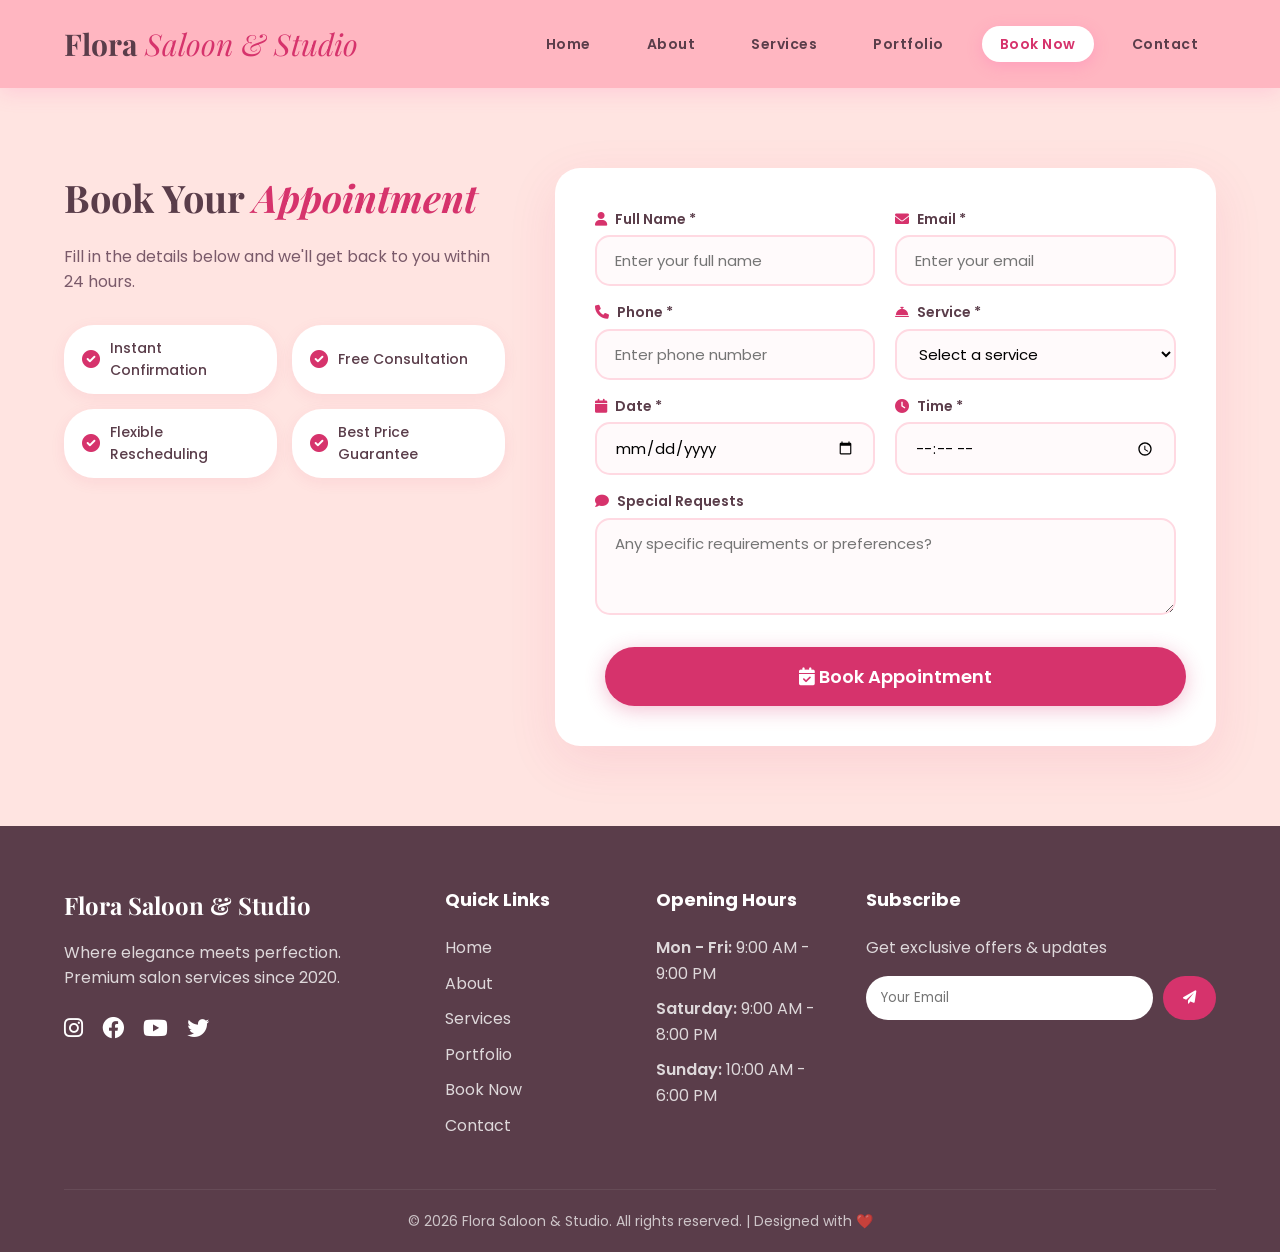
<file: booking.html>
<!DOCTYPE html>
<html lang="en">
<head>
    <meta charset="UTF-8" />
    <meta name="viewport" content="width=device-width, initial-scale=1.0"/>
    <title>Book Now – Flora Saloon & Studio</title>
    <link rel="stylesheet" href="style.css" />
    <link href="https://fonts.googleapis.com/css2?family=Playfair+Display:ital,wght@0,400;0,700;1,700&family=Poppins:wght@300;400;600&display=swap" rel="stylesheet" />
    <link rel="stylesheet" href="https://cdnjs.cloudflare.com/ajax/libs/font-awesome/6.0.0-beta3/css/all.min.css" />
</head>
<body>
    <header>
        <div class="container">
            <div class="logo"><h1>Flora <span>Saloon & Studio</span></h1></div>
            <nav>
                <ul>
                    <li><a href="index.html">Home</a></li>
                    <li><a href="about.html">About</a></li>
                    <li><a href="services.html">Services</a></li>
                    <li><a href="portfolio.html">Portfolio</a></li>
                    <li><a href="booking.html" class="active">Book Now</a></li>
                    <li><a href="contact.html">Contact</a></li>
                </ul>
            </nav>
            <div class="hamburger"><i class="fas fa-bars"></i></div>
        </div>
    </header>

    <section class="booking-page">
        <div class="container">
            <div class="booking-wrapper">
                <div class="booking-info">
                    <h2>Book Your <span>Appointment</span></h2>
                    <p>Fill in the details below and we'll get back to you within 24 hours.</p>
                    <div class="booking-benefits">
                        <div class="benefit-item">
                            <i class="fas fa-check-circle"></i>
                            <span>Instant Confirmation</span>
                        </div>
                        <div class="benefit-item">
                            <i class="fas fa-check-circle"></i>
                            <span>Free Consultation</span>
                        </div>
                        <div class="benefit-item">
                            <i class="fas fa-check-circle"></i>
                            <span>Flexible Rescheduling</span>
                        </div>
                        <div class="benefit-item">
                            <i class="fas fa-check-circle"></i>
                            <span>Best Price Guarantee</span>
                        </div>
                    </div>
                </div>

                <div class="booking-form-container">
                    <form id="bookingForm">
                        <div class="form-row">
                            <div class="form-group">
                                <label><i class="fas fa-user"></i> Full Name *</label>
                                <input type="text" id="name" placeholder="Enter your full name" required />
                            </div>
                            <div class="form-group">
                                <label><i class="fas fa-envelope"></i> Email *</label>
                                <input type="email" id="email" placeholder="Enter your email" required />
                            </div>
                        </div>

                        <div class="form-row">
                            <div class="form-group">
                                <label><i class="fas fa-phone"></i> Phone *</label>
                                <input type="tel" id="phone" placeholder="Enter phone number" required />
                            </div>
                            <div class="form-group">
                                <label><i class="fas fa-concierge-bell"></i> Service *</label>
                                <select id="service" required>
                                    <option value="">Select a service</option>
                                    <option value="hair">Hair Styling</option>
                                    <option value="makeup">Makeup Studio</option>
                                    <option value="nail">Nail Art</option>
                                    <option value="facial">Skincare & Facial</option>
                                    <option value="bridal">Bridal Package</option>
                                    <option value="grooming">Grooming for Men</option>
                                </select>
                            </div>
                        </div>

                        <div class="form-row">
                            <div class="form-group">
                                <label><i class="fas fa-calendar"></i> Date *</label>
                                <input type="date" id="date" required />
                            </div>
                            <div class="form-group">
                                <label><i class="fas fa-clock"></i> Time *</label>
                                <input type="time" id="time" required />
                            </div>
                        </div>

                        <div class="form-group">
                            <label><i class="fas fa-comment"></i> Special Requests</label>
                            <textarea id="message" placeholder="Any specific requirements or preferences?" rows="3"></textarea>
                        </div>

                        <button type="submit" class="btn-primary btn-block">
                            <i class="fas fa-calendar-check"></i> Book Appointment
                        </button>
                    </form>

                    <div id="bookingMessage" style="display:none;"></div>
                </div>
            </div>
        </div>
    </section>

    <footer>
        <div class="container">
            <div class="footer-grid">
                <div class="footer-about">
                    <h3>Flora Saloon & Studio</h3>
                    <p>Where elegance meets perfection. Premium salon services since 2020.</p>
                    <div class="socials">
                        <a href="#"><i class="fab fa-instagram"></i></a>
                        <a href="#"><i class="fab fa-facebook"></i></a>
                        <a href="#"><i class="fab fa-youtube"></i></a>
                        <a href="#"><i class="fab fa-twitter"></i></a>
                    </div>
                </div>
                <div class="footer-links">
                    <h4>Quick Links</h4>
                    <ul>
                        <li><a href="index.html">Home</a></li>
                        <li><a href="about.html">About</a></li>
                        <li><a href="services.html">Services</a></li>
                        <li><a href="portfolio.html">Portfolio</a></li>
                        <li><a href="booking.html">Book Now</a></li>
                        <li><a href="contact.html">Contact</a></li>
                    </ul>
                </div>
                <div class="footer-hours">
                    <h4>Opening Hours</h4>
                    <p><span>Mon - Fri:</span> 9:00 AM - 9:00 PM</p>
                    <p><span>Saturday:</span> 9:00 AM - 8:00 PM</p>
                    <p><span>Sunday:</span> 10:00 AM - 6:00 PM</p>
                </div>
                <div class="footer-newsletter">
                    <h4>Subscribe</h4>
                    <p>Get exclusive offers & updates</p>
                    <form action="https://formspree.io/f/YOUR_FORM_ID" method="POST">
                        <input type="email" name="email" placeholder="Your Email" required />
                        <button type="submit"><i class="fas fa-paper-plane"></i></button>
                    </form>
                </div>
            </div>
            <div class="footer-bottom">
                <p>&copy; 2026 Flora Saloon & Studio. All rights reserved. | Designed with ❤️</p>
            </div>
        </div>
    </footer>

    <script src="script.js"></script>
    <script>
        document.getElementById('bookingForm').addEventListener('submit', function(e) {
            e.preventDefault();
            
            const name = document.getElementById('name').value.trim();
            const email = document.getElementById('email').value.trim();
            const phone = document.getElementById('phone').value.trim();
            const service = document.getElementById('service').value;
            const date = document.getElementById('date').value;
            const time = document.getElementById('time').value;
            
            if (name && email && phone && service && date && time) {
                // Hide form, show success
                document.getElementById('bookingForm').style.display = 'none';
                const msgDiv = document.getElementById('bookingMessage');
                msgDiv.style.display = 'block';
                msgDiv.innerHTML = `
                    <div class="success-message">
                        <i class="fas fa-check-circle"></i>
                        <h3>Booking Confirmed! 🎉</h3>
                        <p>Thank you, <strong>${name}</strong>!</p>
                        <p>Your <strong>${service.replace('_', ' ')}</strong> booking on <strong>${date}</strong> at <strong>${time}</strong> is confirmed.</p>
                        <p style="font-size: 14px; opacity: 0.8;">We'll send a confirmation to <strong>${email}</strong> and <strong>${phone}</strong>.</p>
                        <button onclick="location.reload()" class="btn-primary btn-small" style="margin-top: 15px;">Book Another</button>
                    </div>
                `;
            } else {
                alert('Please fill all required fields.');
            }
        });

        // Set min date to today
        document.getElementById('date').min = new Date().toISOString().split('T')[0];
    </script>
</body>
</html>
</file>
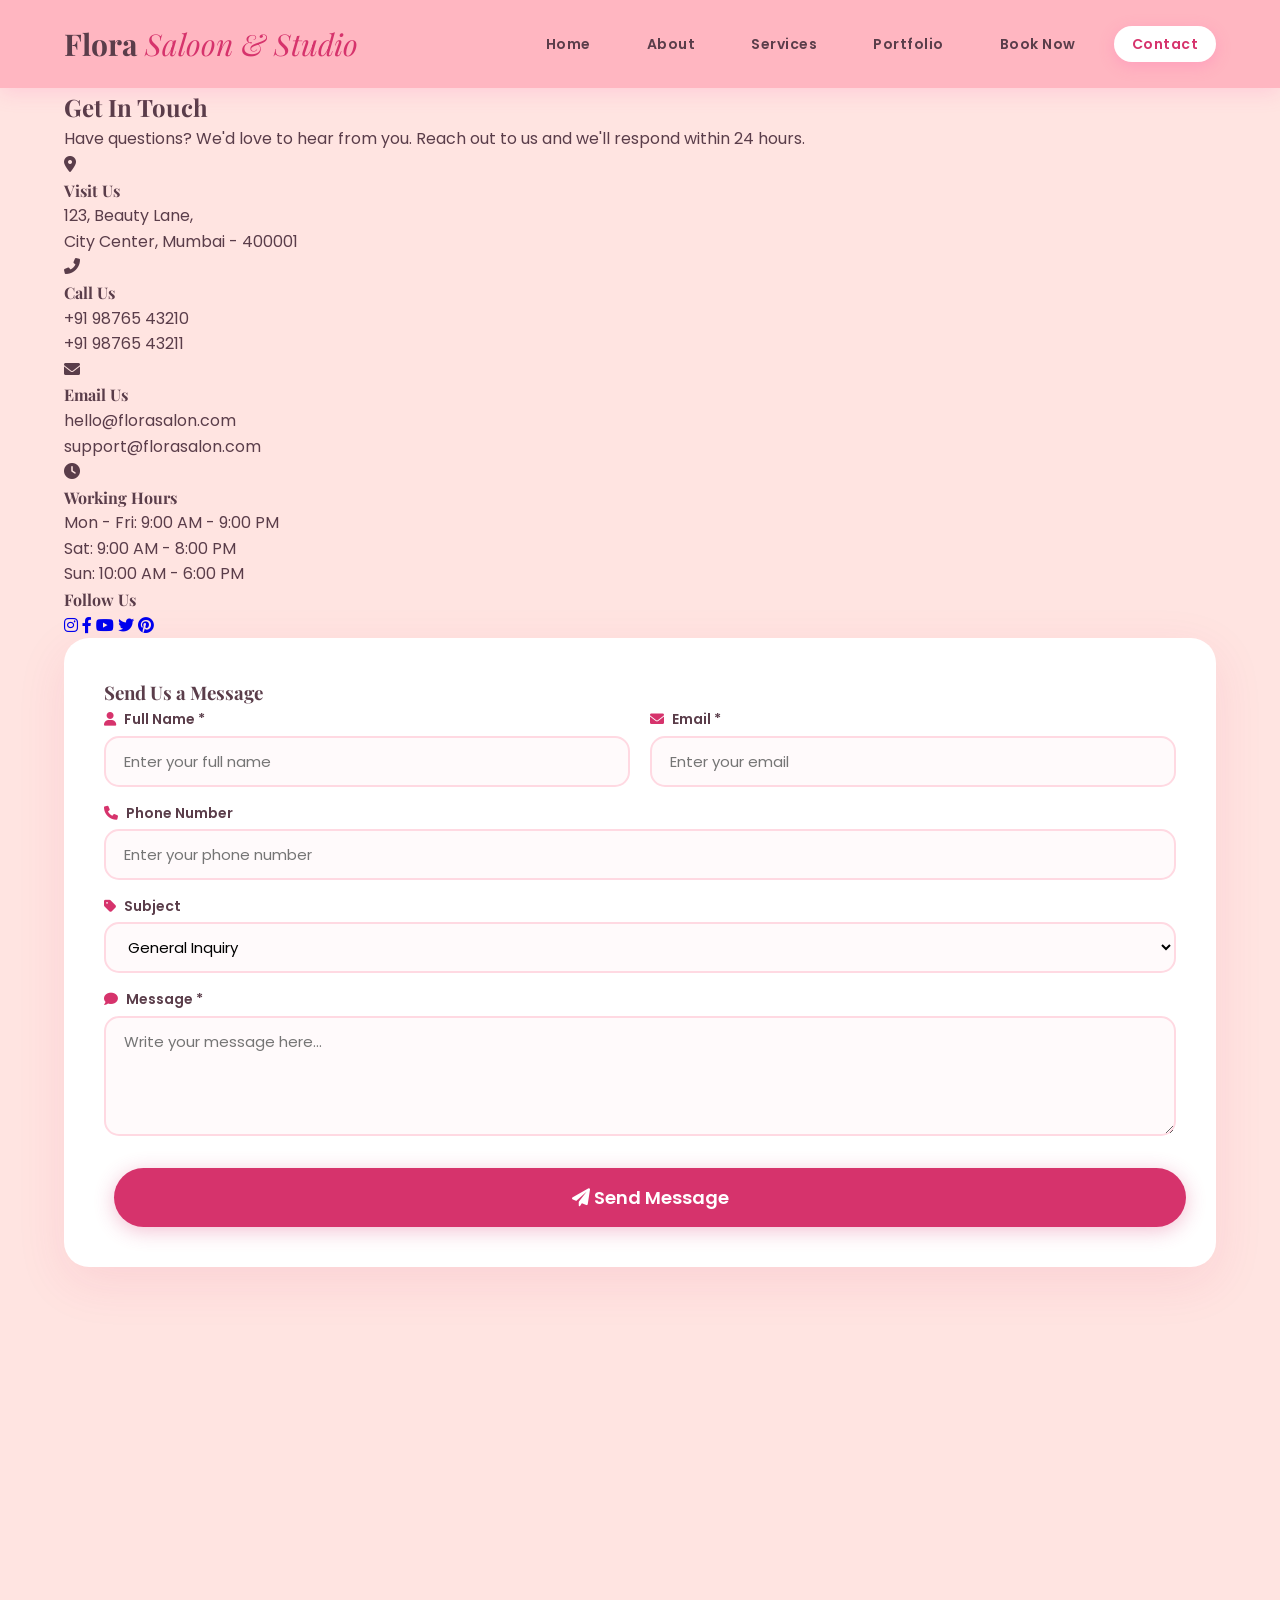
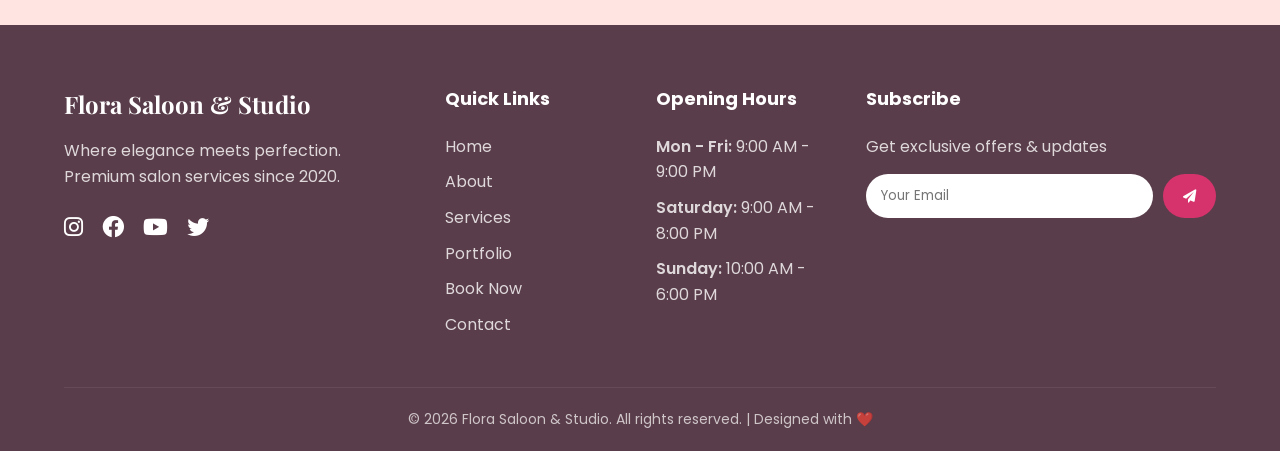
<file: contact.html>
<!DOCTYPE html>
<html lang="en">
<head>
    <meta charset="UTF-8" />
    <meta name="viewport" content="width=device-width, initial-scale=1.0"/>
    <title>Contact – Flora Saloon & Studio</title>
    <link rel="stylesheet" href="style.css" />
    <link href="https://fonts.googleapis.com/css2?family=Playfair+Display:ital,wght@0,400;0,700;1,700&family=Poppins:wght@300;400;600&display=swap" rel="stylesheet" />
    <link rel="stylesheet" href="https://cdnjs.cloudflare.com/ajax/libs/font-awesome/6.0.0-beta3/css/all.min.css" />
</head>
<body>
    <header>
        <div class="container">
            <div class="logo"><h1>Flora <span>Saloon & Studio</span></h1></div>
            <nav>
                <ul>
                    <li><a href="index.html">Home</a></li>
                    <li><a href="about.html">About</a></li>
                    <li><a href="services.html">Services</a></li>
                    <li><a href="portfolio.html">Portfolio</a></li>
                    <li><a href="booking.html">Book Now</a></li>
                    <li><a href="contact.html" class="active">Contact</a></li>
                </ul>
            </nav>
            <div class="hamburger"><i class="fas fa-bars"></i></div>
        </div>
    </header>

    <section class="contact-page">
        <div class="container">
            <div class="contact-wrapper">
                <!-- Left Side - Contact Info -->
                <div class="contact-info-section">
                    <h2>Get In <span>Touch</span></h2>
                    <p>Have questions? We'd love to hear from you. Reach out to us and we'll respond within 24 hours.</p>
                    
                    <div class="contact-details">
                        <div class="contact-item">
                            <div class="contact-icon">
                                <i class="fas fa-map-marker-alt"></i>
                            </div>
                            <div class="contact-text">
                                <h4>Visit Us</h4>
                                <p>123, Beauty Lane,<br />City Center, Mumbai - 400001</p>
                            </div>
                        </div>
                        
                        <div class="contact-item">
                            <div class="contact-icon">
                                <i class="fas fa-phone-alt"></i>
                            </div>
                            <div class="contact-text">
                                <h4>Call Us</h4>
                                <p>+91 98765 43210</p>
                                <p>+91 98765 43211</p>
                            </div>
                        </div>
                        
                        <div class="contact-item">
                            <div class="contact-icon">
                                <i class="fas fa-envelope"></i>
                            </div>
                            <div class="contact-text">
                                <h4>Email Us</h4>
                                <p>hello@florasalon.com</p>
                                <p>support@florasalon.com</p>
                            </div>
                        </div>
                        
                        <div class="contact-item">
                            <div class="contact-icon">
                                <i class="fas fa-clock"></i>
                            </div>
                            <div class="contact-text">
                                <h4>Working Hours</h4>
                                <p>Mon - Fri: 9:00 AM - 9:00 PM</p>
                                <p>Sat: 9:00 AM - 8:00 PM</p>
                                <p>Sun: 10:00 AM - 6:00 PM</p>
                            </div>
                        </div>
                    </div>

                    <!-- Social Links -->
                    <div class="contact-social">
                        <h4>Follow Us</h4>
                        <div class="social-links">
                            <a href="#"><i class="fab fa-instagram"></i></a>
                            <a href="#"><i class="fab fa-facebook-f"></i></a>
                            <a href="#"><i class="fab fa-youtube"></i></a>
                            <a href="#"><i class="fab fa-twitter"></i></a>
                            <a href="#"><i class="fab fa-pinterest"></i></a>
                        </div>
                    </div>
                </div>

                <!-- Right Side - Contact Form -->
                <div class="contact-form-section">
                    <div class="contact-form-container">
                        <h3>Send Us a <span>Message</span></h3>
                        <form id="contactForm">
                            <div class="form-row">
                                <div class="form-group">
                                    <label><i class="fas fa-user"></i> Full Name *</label>
                                    <input type="text" id="contactName" placeholder="Enter your full name" required />
                                </div>
                                <div class="form-group">
                                    <label><i class="fas fa-envelope"></i> Email *</label>
                                    <input type="email" id="contactEmail" placeholder="Enter your email" required />
                                </div>
                            </div>

                            <div class="form-group">
                                <label><i class="fas fa-phone"></i> Phone Number</label>
                                <input type="tel" id="contactPhone" placeholder="Enter your phone number" />
                            </div>

                            <div class="form-group">
                                <label><i class="fas fa-tag"></i> Subject</label>
                                <select id="contactSubject">
                                    <option value="general">General Inquiry</option>
                                    <option value="booking">Booking Question</option>
                                    <option value="services">Services Information</option>
                                    <option value="feedback">Feedback</option>
                                    <option value="other">Other</option>
                                </select>
                            </div>

                            <div class="form-group">
                                <label><i class="fas fa-comment"></i> Message *</label>
                                <textarea id="contactMessage" rows="4" placeholder="Write your message here..." required></textarea>
                            </div>

                            <button type="submit" class="btn-primary btn-block">
                                <i class="fas fa-paper-plane"></i> Send Message
                            </button>
                        </form>

                        <div id="contactMessageSuccess" style="display:none;"></div>
                    </div>
                </div>
            </div>
        </div>
    </section>

    <!-- Google Maps (Optional) -->
    <section class="map-section">
        <div class="container">
            <div class="map-container">
                <iframe 
                    src="https://www.google.com/maps/embed?pb=!1m18!1m12!1m3!1d3770.589280320248!2d72.829188!3d19.075984!2m3!1f0!2f0!3f0!3m2!1i1024!2i768!4f13.1!3m3!1m2!1s0x3be7c9e7a8e8e8e7%3A0x8e8e8e8e8e8e8e8e!2sMumbai!5e0!3m2!1sen!2sin!4v1234567890" 
                    width="100%" 
                    height="350" 
                    style="border:0; border-radius: 20px;" 
                    allowfullscreen="" 
                    loading="lazy">
                </iframe>
            </div>
        </div>
    </section>

    <footer>
        <div class="container">
            <div class="footer-grid">
                <div class="footer-about">
                    <h3>Flora Saloon & Studio</h3>
                    <p>Where elegance meets perfection. Premium salon services since 2020.</p>
                    <div class="socials">
                        <a href="#"><i class="fab fa-instagram"></i></a>
                        <a href="#"><i class="fab fa-facebook"></i></a>
                        <a href="#"><i class="fab fa-youtube"></i></a>
                        <a href="#"><i class="fab fa-twitter"></i></a>
                    </div>
                </div>
                <div class="footer-links">
                    <h4>Quick Links</h4>
                    <ul>
                        <li><a href="index.html">Home</a></li>
                        <li><a href="about.html">About</a></li>
                        <li><a href="services.html">Services</a></li>
                        <li><a href="portfolio.html">Portfolio</a></li>
                        <li><a href="booking.html">Book Now</a></li>
                        <li><a href="contact.html">Contact</a></li>
                    </ul>
                </div>
                <div class="footer-hours">
                    <h4>Opening Hours</h4>
                    <p><span>Mon - Fri:</span> 9:00 AM - 9:00 PM</p>
                    <p><span>Saturday:</span> 9:00 AM - 8:00 PM</p>
                    <p><span>Sunday:</span> 10:00 AM - 6:00 PM</p>
                </div>
                <div class="footer-newsletter">
                    <h4>Subscribe</h4>
                    <p>Get exclusive offers & updates</p>
                    <form action="https://formspree.io/f/YOUR_FORM_ID" method="POST">
                        <input type="email" name="email" placeholder="Your Email" required />
                        <button type="submit"><i class="fas fa-paper-plane"></i></button>
                    </form>
                </div>
            </div>
            <div class="footer-bottom">
                <p>&copy; 2026 Flora Saloon & Studio. All rights reserved. | Designed with ❤️</p>
            </div>
        </div>
    </footer>

    <script src="script.js"></script>
    <script>
        // Contact Form Handler
        document.getElementById('contactForm').addEventListener('submit', function(e) {
            e.preventDefault();
            
            const name = document.getElementById('contactName').value.trim();
            const email = document.getElementById('contactEmail').value.trim();
            const phone = document.getElementById('contactPhone').value.trim();
            const subject = document.getElementById('contactSubject').value;
            const message = document.getElementById('contactMessage').value.trim();
            
            if (name && email && message) {
                // Hide form, show success
                document.getElementById('contactForm').style.display = 'none';
                const msgDiv = document.getElementById('contactMessageSuccess');
                msgDiv.style.display = 'block';
                msgDiv.innerHTML = `
                    <div class="success-message">
                        <i class="fas fa-check-circle"></i>
                        <h3>Message Sent! 💖</h3>
                        <p>Thank you, <strong>${name}</strong>!</p>
                        <p>We've received your message and will get back to you within 24 hours.</p>
                        <p style="font-size: 14px; opacity: 0.8;">A confirmation has been sent to <strong>${email}</strong>.</p>
                        <button onclick="location.reload()" class="btn-primary btn-small" style="margin-top: 15px;">Send Another</button>
                    </div>
                `;
            } else {
                alert('Please fill in all required fields (Name, Email, and Message).');
            }
        });
    </script>
</body>
</html>
</file>
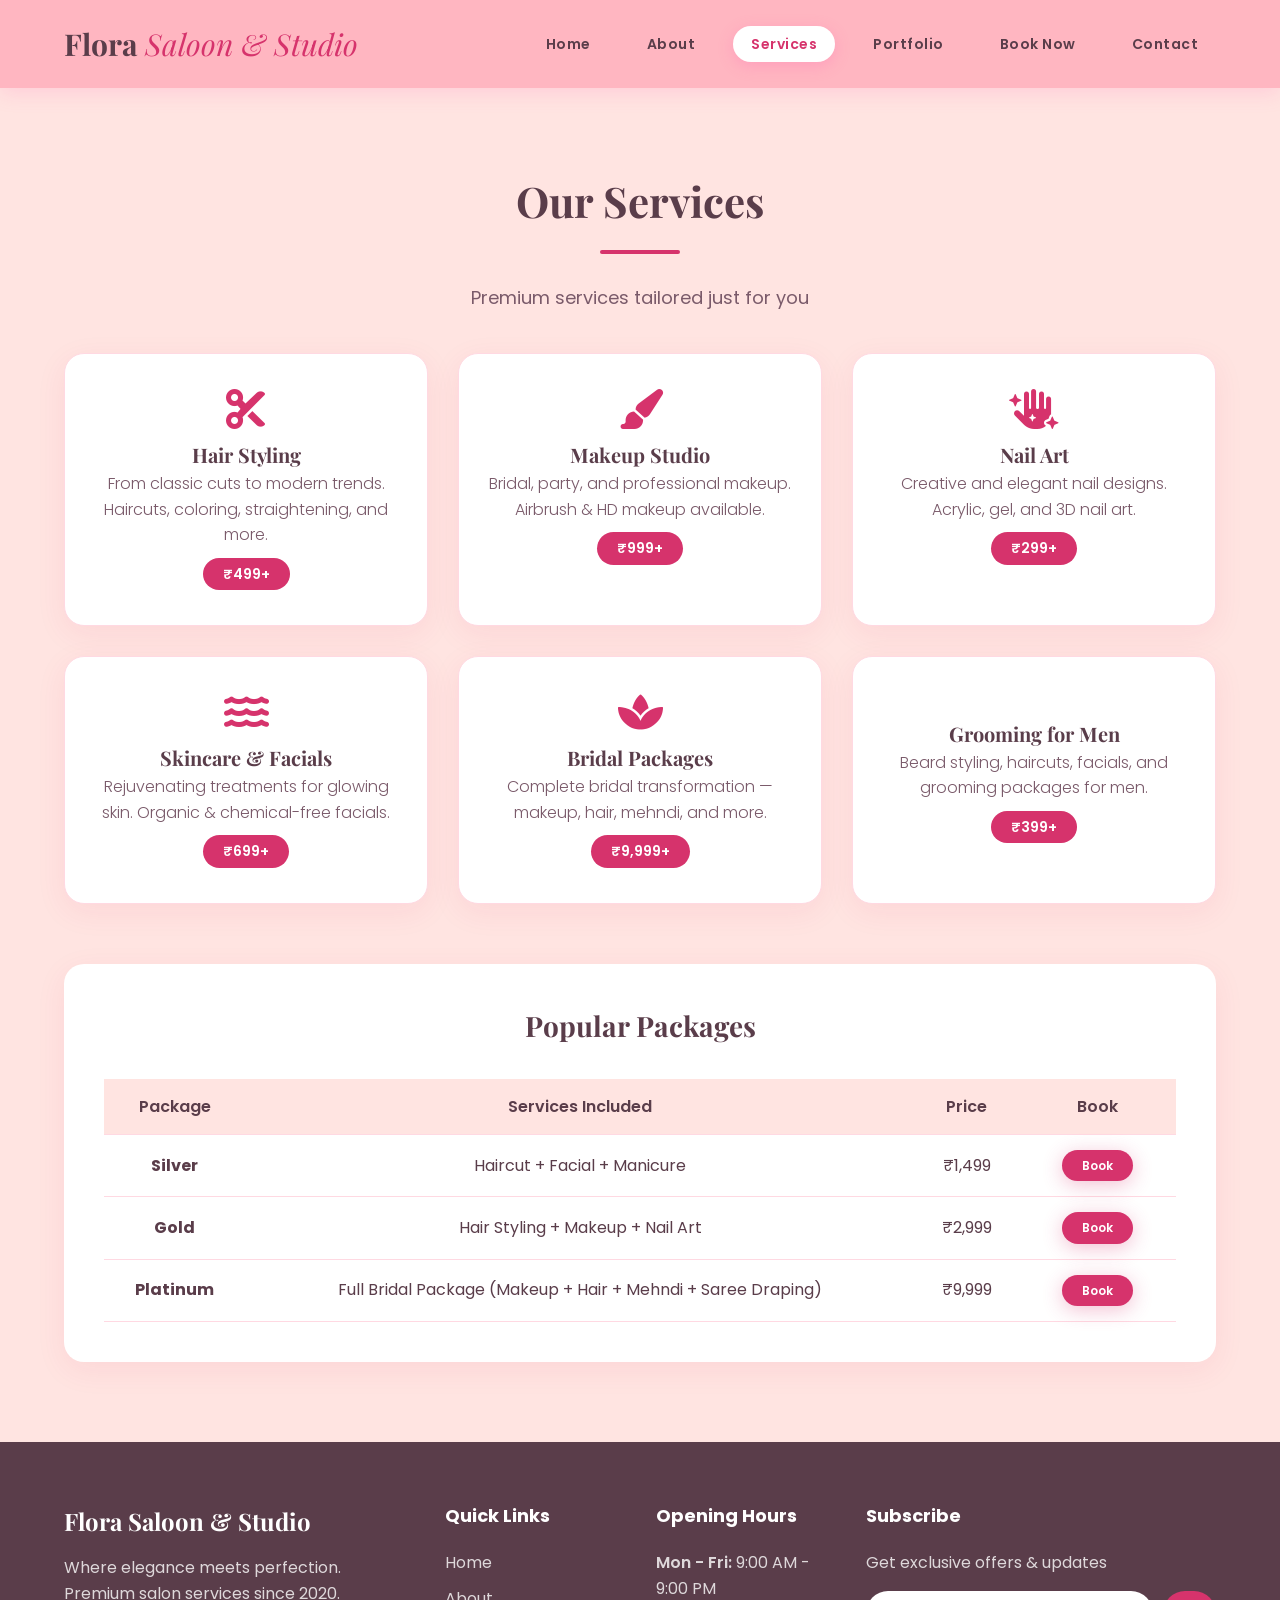
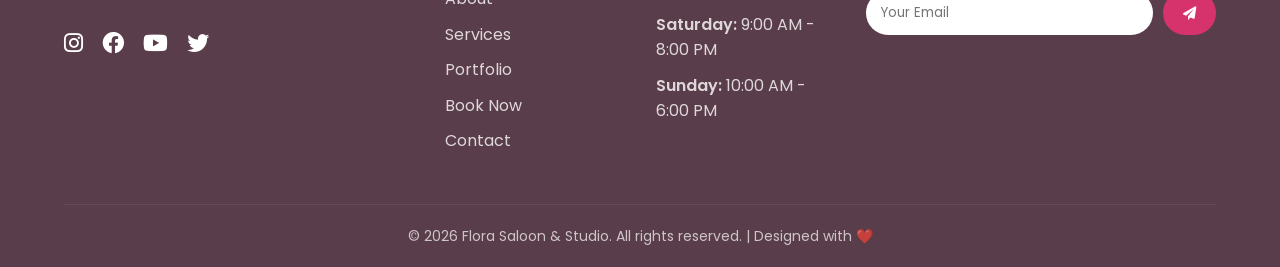
<file: services.html>
<!DOCTYPE html>
<html lang="en">
<head>
    <meta charset="UTF-8" />
    <meta name="viewport" content="width=device-width, initial-scale=1.0"/>
    <title>Services – Flora Saloon & Studio</title>
    <link rel="stylesheet" href="style.css" />
    <link href="https://fonts.googleapis.com/css2?family=Playfair+Display:ital,wght@0,400;0,700;1,700&family=Poppins:wght@300;400;600&display=swap" rel="stylesheet" />
    <link rel="stylesheet" href="https://cdnjs.cloudflare.com/ajax/libs/font-awesome/6.0.0-beta3/css/all.min.css" />
</head>
<body>
    <header>
        <div class="container">
            <div class="logo"><h1>Flora <span>Saloon & Studio</span></h1></div>
            <nav>
                <ul>
                    <li><a href="index.html">Home</a></li>
                    <li><a href="about.html">About</a></li>
                    <li><a href="services.html" class="active">Services</a></li>
                    <li><a href="portfolio.html">Portfolio</a></li>
                    <li><a href="booking.html">Book Now</a></li>
                    <li><a href="contact.html">Contact</a></li>
                </ul>
            </nav>
            <div class="hamburger"><i class="fas fa-bars"></i></div>
        </div>
    </header>

    <section class="page-content services-page">
        <div class="container">
            <h2>Our Services</h2>
            <p class="section-subtitle">Premium services tailored just for you</p>
            
            <div class="service-list">
                <div class="service-item">
                    <i class="fas fa-cut"></i>
                    <h3>Hair Styling</h3>
                    <p>From classic cuts to modern trends. Haircuts, coloring, straightening, and more.</p>
                    <span class="service-price">₹499+</span>
                </div>
                <div class="service-item">
                    <i class="fas fa-paint-brush"></i>
                    <h3>Makeup Studio</h3>
                    <p>Bridal, party, and professional makeup. Airbrush & HD makeup available.</p>
                    <span class="service-price">₹999+</span>
                </div>
                <div class="service-item">
                    <i class="fas fa-hand-sparkles"></i>
                    <h3>Nail Art</h3>
                    <p>Creative and elegant nail designs. Acrylic, gel, and 3D nail art.</p>
                    <span class="service-price">₹299+</span>
                </div>
                <div class="service-item">
                    <i class="fas fa-water"></i>
                    <h3>Skincare & Facials</h3>
                    <p>Rejuvenating treatments for glowing skin. Organic & chemical-free facials.</p>
                    <span class="service-price">₹699+</span>
                </div>
                <div class="service-item">
                    <i class="fas fa-spa"></i>
                    <h3>Bridal Packages</h3>
                    <p>Complete bridal transformation — makeup, hair, mehndi, and more.</p>
                    <span class="service-price">₹9,999+</span>
                </div>
                <div class="service-item">
                    <i class="fas fa-men"></i>
                    <h3>Grooming for Men</h3>
                    <p>Beard styling, haircuts, facials, and grooming packages for men.</p>
                    <span class="service-price">₹399+</span>
                </div>
            </div>

            <div class="pricing-table">
                <h3>Popular Packages</h3>
                <table>
                    <thead>
                        <tr>
                            <th>Package</th>
                            <th>Services Included</th>
                            <th>Price</th>
                            <th>Book</th>
                        </tr>
                    </thead>
                    <tbody>
                        <tr>
                            <td><strong>Silver</strong></td>
                            <td>Haircut + Facial + Manicure</td>
                            <td>₹1,499</td>
                            <td><a href="booking.html" class="btn-primary btn-small">Book</a></td>
                        </tr>
                        <tr>
                            <td><strong>Gold</strong></td>
                            <td>Hair Styling + Makeup + Nail Art</td>
                            <td>₹2,999</td>
                            <td><a href="booking.html" class="btn-primary btn-small">Book</a></td>
                        </tr>
                        <tr>
                            <td><strong>Platinum</strong></td>
                            <td>Full Bridal Package (Makeup + Hair + Mehndi + Saree Draping)</td>
                            <td>₹9,999</td>
                            <td><a href="booking.html" class="btn-primary btn-small">Book</a></td>
                        </tr>
                    </tbody>
                </table>
            </div>
        </div>
    </section>

    <footer>
        <div class="container">
            <div class="footer-grid">
                <div class="footer-about">
                    <h3>Flora Saloon & Studio</h3>
                    <p>Where elegance meets perfection. Premium salon services since 2020.</p>
                    <div class="socials">
                        <a href="#"><i class="fab fa-instagram"></i></a>
                        <a href="#"><i class="fab fa-facebook"></i></a>
                        <a href="#"><i class="fab fa-youtube"></i></a>
                        <a href="#"><i class="fab fa-twitter"></i></a>
                    </div>
                </div>
                <div class="footer-links">
                    <h4>Quick Links</h4>
                    <ul>
                        <li><a href="index.html">Home</a></li>
                        <li><a href="about.html">About</a></li>
                        <li><a href="services.html">Services</a></li>
                        <li><a href="portfolio.html">Portfolio</a></li>
                        <li><a href="booking.html">Book Now</a></li>
                        <li><a href="contact.html">Contact</a></li>
                    </ul>
                </div>
                <div class="footer-hours">
                    <h4>Opening Hours</h4>
                    <p><span>Mon - Fri:</span> 9:00 AM - 9:00 PM</p>
                    <p><span>Saturday:</span> 9:00 AM - 8:00 PM</p>
                    <p><span>Sunday:</span> 10:00 AM - 6:00 PM</p>
                </div>
                <div class="footer-newsletter">
                    <h4>Subscribe</h4>
                    <p>Get exclusive offers & updates</p>
                    <form action="https://formspree.io/f/YOUR_FORM_ID" method="POST">
                        <input type="email" name="email" placeholder="Your Email" required />
                        <button type="submit"><i class="fas fa-paper-plane"></i></button>
                    </form>
                </div>
            </div>
            <div class="footer-bottom">
                <p>&copy; 2026 Flora Saloon & Studio. All rights reserved. | Designed with ❤️</p>
            </div>
        </div>
    </footer>

    <script src="script.js"></script>
</body>
</html>
</file>
<file: style.css>
/* ===== RESET & BASE ===== */
* {
    margin: 0;
    padding: 0;
    box-sizing: border-box;
}

body {
    font-family: 'Poppins', sans-serif;
    background: #ffe4e1;
    color: #5a3d4a;
    line-height: 1.6;
}

h1, h2, h3, h4 {
    font-family: 'Playfair Display', serif;
    font-weight: 700;
}

.container {
    width: 90%;
    max-width: 1200px;
    margin: auto;
}

/* ===== HEADER ===== */
header {
    background: #ffb6c1;
    padding: 20px 0;
    box-shadow: 0 4px 20px rgba(255, 105, 180, 0.2);
    position: sticky;
    top: 0;
    z-index: 100;
}

header .container {
    display: flex;
    justify-content: space-between;
    align-items: center;
}

.logo h1 {
    font-size: 30px;
    color: #5a3d4a;
    font-weight: 700;
    font-family: 'Playfair Display', serif;
}
.logo h1 span {
    font-weight: 300;
    font-style: italic;
    color: #d6336c;
}

nav ul {
    display: flex;
    list-style: none;
    gap: 20px;
}

nav ul li a {
    color: #5a3d4a;
    text-decoration: none;
    font-weight: 600;
    padding: 8px 18px;
    border-radius: 30px;
    transition: 0.3s;
    font-family: 'Poppins', sans-serif;
    font-size: 14px;
    letter-spacing: 0.5px;
}

nav ul li a:hover,
nav ul li a.active {
    background: #ffffff;
    color: #d6336c;
    box-shadow: 0 4px 15px rgba(255, 105, 180, 0.3);
}

.hamburger {
    display: none;
    color: #5a3d4a;
    font-size: 28px;
    cursor: pointer;
}

/* ===== HERO ===== */
.hero {
    background: linear-gradient(135deg, #ffe4e1, #ffb6c1);
    padding: 120px 0 100px;
    text-align: center;
}

.hero h2 {
    font-size: 52px;
    color: #5a3d4a;
    margin-bottom: 20px;
    font-family: 'Playfair Display', serif;
    font-weight: 700;
}
.hero h2 .highlight {
    background: #d6336c;
    color: #ffffff;
    padding: 0 20px;
    border-radius: 10px;
    font-style: italic;
}

.hero p {
    font-size: 20px;
    max-width: 700px;
    margin: 0 auto 35px;
    color: #5a3d4a;
    font-weight: 300;
}

/* ===== BUTTONS ===== */
.btn-primary {
    background: #d6336c;
    color: #ffffff;
    padding: 14px 40px;
    border-radius: 50px;
    text-decoration: none;
    font-weight: 600;
    display: inline-block;
    margin: 0 10px;
    border: none;
    cursor: pointer;
    transition: 0.3s;
    font-family: 'Poppins', sans-serif;
    box-shadow: 0 4px 20px rgba(214, 51, 108, 0.3);
}
.btn-primary:hover {
    transform: translateY(-3px);
    box-shadow: 0 8px 30px rgba(214, 51, 108, 0.4);
    background: #c92a62;
}

.btn-secondary {
    background: transparent;
    color: #5a3d4a;
    padding: 14px 40px;
    border-radius: 50px;
    text-decoration: none;
    font-weight: 600;
    border: 2px solid #d6336c;
    display: inline-block;
    transition: 0.3s;
    font-family: 'Poppins', sans-serif;
}
.btn-secondary:hover {
    background: #d6336c;
    color: #ffffff;
    transform: translateY(-3px);
}

.btn-small {
    padding: 10px 25px;
    font-size: 14px;
}

.btn-block {
    width: 100%;
    padding: 16px;
    font-size: 18px;
    margin-top: 10px;
}

/* ===== WHY CHOOSE US ===== */
.why-choose {
    padding: 80px 0;
    background: #fff5f7;
}
.why-choose h2 {
    font-size: 38px;
    text-align: center;
    color: #5a3d4a;
    margin-bottom: 50px;
}
.why-choose h2 span {
    color: #d6336c;
    font-style: italic;
}
.why-grid {
    display: grid;
    grid-template-columns: repeat(auto-fit, minmax(220px, 1fr));
    gap: 30px;
}
.why-item {
    background: #ffffff;
    padding: 35px 25px;
    border-radius: 20px;
    text-align: center;
    box-shadow: 0 8px 30px rgba(214, 51, 108, 0.08);
    border: 1px solid #ffd9e2;
    transition: 0.3s;
}
.why-item:hover {
    transform: translateY(-5px);
    box-shadow: 0 12px 40px rgba(214, 51, 108, 0.15);
}
.why-item i {
    font-size: 40px;
    color: #d6336c;
    margin-bottom: 15px;
}
.why-item h3 {
    font-size: 20px;
    margin-bottom: 10px;
}
.why-item p {
    color: #7a5a6a;
    font-weight: 300;
}

/* ===== FEATURES ===== */
.features {
    padding: 80px 0;
    background: #ffe4e1;
}
.features .container {
    display: flex;
    justify-content: space-around;
    flex-wrap: wrap;
    gap: 30px;
}
.feature-box {
    background: #ffffff;
    padding: 40px 30px;
    border-radius: 20px;
    text-align: center;
    flex: 1;
    min-width: 200px;
    box-shadow: 0 8px 30px rgba(214, 51, 108, 0.08);
    transition: 0.3s;
    border: 1px solid #ffd9e2;
}
.feature-box:hover {
    transform: translateY(-10px);
    box-shadow: 0 12px 40px rgba(214, 51, 108, 0.15);
}
.feature-box i {
    font-size: 48px;
    color: #d6336c;
    margin-bottom: 15px;
}
.feature-box h3 {
    font-size: 22px;
    color: #5a3d4a;
    font-family: 'Playfair Display', serif;
}
.feature-box p {
    color: #7a5a6a;
    font-weight: 300;
}

/* ===== SPECIAL OFFERS ===== */
.offers {
    padding: 80px 0;
    background: linear-gradient(135deg, #ffb6c1, #ffe4e1);
}
.offers h2 {
    font-size: 38px;
    text-align: center;
    color: #5a3d4a;
    margin-bottom: 50px;
}
.offers h2 span {
    color: #d6336c;
    font-style: italic;
}
.offer-grid {
    display: grid;
    grid-template-columns: repeat(auto-fit, minmax(280px, 1fr));
    gap: 30px;
}
.offer-card {
    background: #ffffff;
    padding: 35px 30px;
    border-radius: 20px;
    text-align: center;
    box-shadow: 0 8px 30px rgba(214, 51, 108, 0.1);
    position: relative;
    transition: 0.3s;
    border: 2px solid transparent;
}
.offer-card:hover {
    transform: translateY(-5px);
    border-color: #d6336c;
}
.offer-tag {
    position: absolute;
    top: -12px;
    right: 20px;
    background: #d6336c;
    color: #ffffff;
    padding: 5px 20px;
    border-radius: 30px;
    font-weight: 600;
    font-size: 14px;
}
.offer-card h3 {
    font-size: 24px;
    margin: 15px 0 10px;
}
.offer-card p {
    color: #7a5a6a;
}
.offer-price {
    font-size: 28px;
    font-weight: 700;
    color: #d6336c;
    margin: 15px 0;
}
.offer-price span {
    font-size: 18px;
    color: #aaa;
    text-decoration: line-through;
    margin-left: 10px;
    font-weight: 400;
}

/* ===== TESTIMONIALS ===== */
.testimonials {
    padding: 80px 0;
    background: #fff5f7;
}
.testimonials h2 {
    font-size: 38px;
    text-align: center;
    color: #5a3d4a;
    margin-bottom: 50px;
}
.testimonials h2 span {
    color: #d6336c;
    font-style: italic;
}
.testimonial-grid {
    display: grid;
    grid-template-columns: repeat(auto-fit, minmax(300px, 1fr));
    gap: 30px;
}
.testimonial-item {
    background: #ffffff;
    padding: 30px;
    border-radius: 20px;
    box-shadow: 0 8px 30px rgba(214, 51, 108, 0.08);
}
.testimonial-item i {
    font-size: 30px;
    color: #d6336c;
    opacity: 0.3;
    margin-bottom: 10px;
}
.testimonial-item p {
    font-size: 16px;
    font-style: italic;
    color: #5a3d4a;
    margin-bottom: 20px;
}
.client-info {
    display: flex;
    align-items: center;
    gap: 15px;
}
.client-info img {
    width: 50px;
    height: 50px;
    border-radius: 50%;
    object-fit: cover;
}
.client-info h4 {
    font-size: 16px;
    margin: 0;
}
.client-info span {
    font-size: 13px;
    color: #7a5a6a;
}
.stars {
    color: #ffc107;
    font-size: 14px;
    margin-top: 3px;
}

/* ===== TEAM ===== */
.team {
    padding: 80px 0;
    background: #ffe4e1;
}
.team h2 {
    font-size: 38px;
    text-align: center;
    color: #5a3d4a;
    margin-bottom: 50px;
}
.team h2 span {
    color: #d6336c;
    font-style: italic;
}
.team-grid {
    display: grid;
    grid-template-columns: repeat(auto-fit, minmax(220px, 1fr));
    gap: 30px;
}
.team-member {
    background: #ffffff;
    padding: 25px;
    border-radius: 20px;
    text-align: center;
    box-shadow: 0 8px 30px rgba(214, 51, 108, 0.08);
    transition: 0.3s;
}
.team-member:hover {
    transform: translateY(-5px);
    box-shadow: 0 12px 40px rgba(214, 51, 108, 0.15);
}
.team-member img {
    width: 120px;
    height: 120px;
    border-radius: 50%;
    object-fit: cover;
    margin-bottom: 15px;
    border: 3px solid #ffb6c1;
}
.team-member h3 {
    font-size: 20px;
    margin-bottom: 5px;
}
.team-member p {
    color: #d6336c;
    font-weight: 500;
}
.team-member span {
    font-size: 13px;
    color: #7a5a6a;
}

/* ===== BLOG ===== */
.blog {
    padding: 80px 0;
    background: #fff5f7;
}
.blog h2 {
    font-size: 38px;
    text-align: center;
    color: #5a3d4a;
    margin-bottom: 50px;
}
.blog h2 span {
    color: #d6336c;
    font-style: italic;
}
.blog-grid {
    display: grid;
    grid-template-columns: repeat(auto-fit, minmax(300px, 1fr));
    gap: 30px;
}
.blog-item {
    background: #ffffff;
    border-radius: 20px;
    overflow: hidden;
    box-shadow: 0 8px 30px rgba(214, 51, 108, 0.08);
    transition: 0.3s;
}
.blog-item:hover {
    transform: translateY(-5px);
    box-shadow: 0 12px 40px rgba(214, 51, 108, 0.15);
}
.blog-item img {
    width: 100%;
    height: 200px;
    object-fit: cover;
}
.blog-content {
    padding: 25px;
}
.blog-date {
    font-size: 12px;
    color: #d6336c;
    font-weight: 600;
}
.blog-content h3 {
    font-size: 18px;
    margin: 10px 0;
}
.blog-content p {
    color: #7a5a6a;
    font-weight: 300;
    margin-bottom: 15px;
}
.blog-content a {
    color: #d6336c;
    text-decoration: none;
    font-weight: 600;
}
.blog-content a:hover {
    text-decoration: underline;
}

/* ===== CTA ===== */
.cta {
    padding: 80px 0;
    background: linear-gradient(135deg, #d6336c, #ff69b4);
    text-align: center;
    color: #ffffff;
}
.cta h2 {
    font-size: 40px;
    margin-bottom: 15px;
}
.cta h2 span {
    font-style: italic;
}
.cta p {
    font-size: 18px;
    margin-bottom: 30px;
    opacity: 0.9;
}
.cta .btn-primary {
    background: #ffffff;
    color: #d6336c;
    box-shadow: 0 4px 20px rgba(0,0,0,0.2);
}
.cta .btn-primary:hover {
    background: #ffe4e1;
    transform: scale(1.05);
}

/* ===== PAGE CONTENT (About, Services) ===== */
.page-content {
    padding: 80px 0;
    background: #ffe4e1;
}
.page-content h2 {
    font-size: 42px;
    margin-bottom: 30px;
    text-align: center;
    color: #5a3d4a;
    font-family: 'Playfair Display', serif;
    font-weight: 700;
    position: relative;
}
.page-content h2:after {
    content: '';
    display: block;
    width: 80px;
    height: 4px;
    background: #d6336c;
    margin: 15px auto 0;
    border-radius: 5px;
}

.section-subtitle {
    text-align: center;
    font-size: 18px;
    color: #7a5a6a;
    margin-bottom: 40px;
}

/* ===== ABOUT PAGE ===== */
.about-story {
    display: grid;
    grid-template-columns: 1fr 1fr;
    gap: 40px;
    align-items: center;
    margin: 40px 0;
}
.about-story img {
    width: 100%;
    border-radius: 20px;
    box-shadow: 0 8px 30px rgba(214, 51, 108, 0.15);
}
.about-text h3 {
    font-size: 28px;
    margin-bottom: 15px;
    color: #d6336c;
}
.about-text p {
    color: #5a3d4a;
    margin-bottom: 15px;
}

.mission-vision {
    display: grid;
    grid-template-columns: 1fr 1fr;
    gap: 30px;
    margin: 50px 0;
}
.mv-card {
    background: #ffffff;
    padding: 35px;
    border-radius: 20px;
    text-align: center;
    box-shadow: 0 8px 30px rgba(214, 51, 108, 0.08);
}
.mv-card i {
    font-size: 40px;
    color: #d6336c;
    margin-bottom: 15px;
}
.mv-card h3 {
    font-size: 22px;
    margin-bottom: 10px;
}
.mv-card p {
    color: #7a5a6a;
}

.about-grid {
    display: grid;
    grid-template-columns: repeat(auto-fit, minmax(200px, 1fr));
    gap: 30px;
    margin-top: 40px;
}
.about-card {
    background: #ffffff;
    padding: 35px 25px;
    border-radius: 20px;
    text-align: center;
    box-shadow: 0 8px 30px rgba(214, 51, 108, 0.08);
    border: 1px solid #ffd9e2;
    transition: 0.3s;
}
.about-card:hover {
    transform: translateY(-5px);
    box-shadow: 0 12px 40px rgba(214, 51, 108, 0.15);
}
.about-card i {
    font-size: 40px;
    color: #d6336c;
    margin-bottom: 10px;
}
.about-card h3 {
    font-family: 'Playfair Display', serif;
    color: #5a3d4a;
    font-size: 20px;
}

/* ===== SERVICES PAGE ===== */
.service-list {
    display: grid;
    grid-template-columns: repeat(auto-fit, minmax(280px, 1fr));
    gap: 30px;
    margin-top: 40px;
}
.service-item {
    background: #ffffff;
    padding: 35px 25px;
    border-radius: 20px;
    text-align: center;
    box-shadow: 0 8px 30px rgba(214, 51, 108, 0.08);
    border: 1px solid #ffd9e2;
    transition: 0.3s;
    position: relative;
}
.service-item:hover {
    transform: translateY(-5px);
    box-shadow: 0 12px 40px rgba(214, 51, 108, 0.15);
}
.service-item i {
    font-size: 40px;
    color: #d6336c;
    margin-bottom: 10px;
}
.service-item h3 {
    font-family: 'Playfair Display', serif;
    color: #5a3d4a;
    font-size: 20px;
}
.service-item p {
    color: #7a5a6a;
    font-weight: 300;
}
.service-price {
    display: inline-block;
    background: #d6336c;
    color: #ffffff;
    padding: 5px 20px;
    border-radius: 30px;
    font-weight: 600;
    margin-top: 10px;
    font-size: 14px;
}

/* ===== PRICING TABLE ===== */
.pricing-table {
    margin-top: 60px;
    background: #ffffff;
    padding: 40px;
    border-radius: 20px;
    box-shadow: 0 8px 30px rgba(214, 51, 108, 0.08);
}
.pricing-table h3 {
    font-size: 28px;
    text-align: center;
    margin-bottom: 30px;
    color: #5a3d4a;
}
.pricing-table table {
    width: 100%;
    border-collapse: collapse;
}
.pricing-table th,
.pricing-table td {
    padding: 15px;
    text-align: center;
    border-bottom: 1px solid #ffd9e2;
}
.pricing-table th {
    background: #ffe4e1;
    font-weight: 600;
    color: #5a3d4a;
}
.pricing-table tr:hover {
    background: #fff5f7;
}
.pricing-table .btn-small {
    padding: 6px 20px;
    font-size: 12px;
}

/* ===== BOOKING PAGE ===== */
.booking-page {
    padding: 80px 0;
    background: #ffe4e1;
}
.booking-wrapper {
    display: grid;
    grid-template-columns: 1fr 1.5fr;
    gap: 50px;
    align-items: start;
}
.booking-info h2 {
    font-size: 38px;
    color: #5a3d4a;
    margin-bottom: 15px;
}
.booking-info h2 span {
    color: #d6336c;
    font-style: italic;
}
.booking-info p {
    color: #7a5a6a;
    margin-bottom: 30px;
}
.booking-benefits {
    display: grid;
    grid-template-columns: 1fr 1fr;
    gap: 15px;
}
.benefit-item {
    display: flex;
    align-items: center;
    gap: 10px;
    background: #ffffff;
    padding: 12px 18px;
    border-radius: 30px;
    box-shadow: 0 4px 15px rgba(214, 51, 108, 0.08);
}
.benefit-item i {
    color: #d6336c;
    font-size: 18px;
}
.benefit-item span {
    font-size: 14px;
    font-weight: 500;
    color: #5a3d4a;
}

.booking-form-container {
    background: #ffffff;
    padding: 40px;
    border-radius: 25px;
    box-shadow: 0 15px 50px rgba(214, 51, 108, 0.1);
}
.form-row {
    display: grid;
    grid-template-columns: 1fr 1fr;
    gap: 20px;
}
.form-group {
    margin-bottom: 15px;
}
.form-group label {
    display: block;
    font-weight: 600;
    font-size: 14px;
    color: #5a3d4a;
    margin-bottom: 5px;
}
.form-group label i {
    color: #d6336c;
    margin-right: 5px;
}
.form-group input,
.form-group select,
.form-group textarea {
    width: 100%;
    padding: 12px 18px;
    border: 2px solid #ffd9e2;
    border-radius: 15px;
    font-size: 15px;
    font-family: 'Poppins', sans-serif;
    transition: 0.3s;
    background: #fffafb;
}
.form-group input:focus,
.form-group select:focus,
.form-group textarea:focus {
    border-color: #d6336c;
    outline: none;
    box-shadow: 0 0 0 4px rgba(214, 51, 108, 0.08);
}

.success-message {
    text-align: center;
    padding: 30px 20px;
}
.success-message i {
    font-size: 60px;
    color: #28a745;
    margin-bottom: 15px;
}
.success-message h3 {
    font-size: 28px;
    color: #5a3d4a;
    margin-bottom: 10px;
}
.success-message p {
    color: #7a5a6a;
    margin: 5px 0;
}

/* ===== CONTACT PAGE ===== */
.contact-grid {
    display: grid;
    grid-template-columns: 1fr 1.5fr;
    gap: 50px;
    margin-top: 30px;
}
.contact-info p {
    font-size: 18px;
    margin: 20px 0;
    color: #5a3d4a;
}
.contact-info i {
    width: 35px;
    color: #d6336c;
    font-size: 22px;
}
.contact-form-container {
    background: #ffffff;
    padding: 40px;
    border-radius: 25px;
    box-shadow: 0 15px 50px rgba(214, 51, 108, 0.1);
}

/* ===== PORTFOLIO PAGE ===== */
.portfolio-page {
    padding: 80px 0;
    background: #ffe4e1;
}
.portfolio-header {
    text-align: center;
    margin-bottom: 40px;
}
.portfolio-header h2 {
    font-size: 42px;
    color: #5a3d4a;
}
.portfolio-header h2 span {
    color: #d6336c;
    font-style: italic;
}
.portfolio-header p {
    color: #7a5a6a;
    font-size: 18px;
}

.portfolio-filter {
    display: flex;
    justify-content: center;
    flex-wrap: wrap;
    gap: 10px;
    margin-bottom: 40px;
}
.filter-btn {
    padding: 10px 25px;
    border: 2px solid #ffd9e2;
    background: #ffffff;
    color: #5a3d4a;
    border-radius: 30px;
    cursor: pointer;
    font-weight: 600;
    font-family: 'Poppins', sans-serif;
    transition: 0.3s;
    font-size: 14px;
}
.filter-btn:hover {
    border-color: #d6336c;
    color: #d6336c;
}
.filter-btn.active {
    background: #d6336c;
    color: #ffffff;
    border-color: #d6336c;
}

.portfolio-grid {
    display: grid;
    grid-template-columns: repeat(auto-fill, minmax(320px, 1fr));
    gap: 25px;
}
.portfolio-item {
    transition: all 0.3s ease;
    opacity: 1;
    transform: scale(1);
}
.portfolio-image {
    position: relative;
    border-radius: 20px;
    overflow: hidden;
    box-shadow: 0 8px 30px rgba(214, 51, 108, 0.1);
    cursor: pointer;
}
.portfolio-image img {
    width: 100%;
    height: 280px;
    object-fit: cover;
    display: block;
    transition: 0.4s;
}
.portfolio-image:hover img {
    transform: scale(1.05);
}

.portfolio-overlay {
    position: absolute;
    top: 0;
    left: 0;
    right: 0;
    bottom: 0;
    background: rgba(214, 51, 108, 0.85);
    display: flex;
    align-items: center;
    justify-content: center;
    opacity: 0;
    transition: 0.4s;
}
.portfolio-image:hover .portfolio-overlay {
    opacity: 1;
}
.overlay-content {
    text-align: center;
    color: #ffffff;
    transform: translateY(20px);
    transition: 0.4s;
}
.portfolio-image:hover .overlay-content {
    transform: translateY(0);
}
.overlay-content i {
    font-size: 40px;
    margin-bottom: 10px;
}
.overlay-content h3 {
    font-family: 'Playfair Display', serif;
    font-size: 24px;
    margin-bottom: 5px;
}
.overlay-content p {
    font-size: 14px;
    opacity: 0.9;
    margin-bottom: 10px;
}
.portfolio-tag {
    display: inline-block;
    background: rgba(255,255,255,0.2);
    padding: 4px 15px;
    border-radius: 30px;
    font-size: 12px;
    font-weight: 600;
    letter-spacing: 0.5px;
    backdrop-filter: blur(5px);
}

/* ===== FOOTER ===== */
footer {
    background: #5a3d4a;
    color: #ffffff;
    padding: 60px 0 0;
}
.footer-grid {
    display: grid;
    grid-template-columns: 2fr 1fr 1fr 1.5fr;
    gap: 40px;
    margin-bottom: 40px;
}
.footer-about h3 {
    font-size: 24px;
    margin-bottom: 15px;
}
.footer-about p {
    opacity: 0.8;
    margin-bottom: 20px;
}
.footer-about .socials a {
    color: #ffffff;
    font-size: 22px;
    margin-right: 15px;
    transition: 0.3s;
}
.footer-about .socials a:hover {
    color: #ffb6c1;
    transform: scale(1.1);
}

.footer-links h4,
.footer-hours h4,
.footer-newsletter h4 {
    font-size: 18px;
    margin-bottom: 20px;
    font-family: 'Poppins', sans-serif;
}
.footer-links ul {
    list-style: none;
}
.footer-links ul li {
    margin: 10px 0;
}
.footer-links ul li a {
    color: #ffffff;
    text-decoration: none;
    opacity: 0.8;
    transition: 0.3s;
}
.footer-links ul li a:hover {
    opacity: 1;
    padding-left: 5px;
}

.footer-hours p {
    opacity: 0.8;
    margin: 10px 0;
}
.footer-hours span {
    font-weight: 600;
    opacity: 1;
}

.footer-newsletter p {
    opacity: 0.8;
    margin-bottom: 15px;
}
.footer-newsletter form {
    display: flex;
    gap: 10px;
}
.footer-newsletter input {
    flex: 1;
    padding: 12px 15px;
    border: none;
    border-radius: 30px;
    font-family: 'Poppins', sans-serif;
}
.footer-newsletter button {
    background: #d6336c;
    color: #ffffff;
    border: none;
    padding: 12px 20px;
    border-radius: 30px;
    cursor: pointer;
    transition: 0.3s;
}
.footer-newsletter button:hover {
    background: #ff69b4;
}

.footer-bottom {
    border-top: 1px solid rgba(255,255,255,0.1);
    padding: 20px 0;
    text-align: center;
    opacity: 0.7;
    font-size: 14px;
}

/* ===== RESPONSIVE ===== */
@media (max-width: 992px) {
    .booking-wrapper {
        grid-template-columns: 1fr;
    }
    .booking-benefits {
        grid-template-columns: 1fr 1fr;
    }
    .portfolio-grid {
        grid-template-columns: repeat(auto-fill, minmax(280px, 1fr));
    }
    .contact-grid {
        grid-template-columns: 1fr;
    }
}

@media (max-width: 768px) {
    nav ul {
        display: none;
        flex-direction: column;
        background: #ffe4e1;
        position: absolute;
        top: 80px;
        left: 0;
        width: 100%;
        padding: 20px 0;
        text-align: center;
        box-shadow: 0 10px 30px rgba(0,0,0,0.05);
    }
    nav ul.show {
        display: flex;
    }
    .hamburger {
        display: block;
    }
    .hero h2 {
        font-size: 34px;
    }
    .hero p {
        font-size: 16px;
    }
    .footer-grid {
        grid-template-columns: 1fr;
        text-align: center;
    }
    .btn-primary, .btn-secondary {
        display: block;
        margin: 15px auto;
        width: 80%;
    }
    .logo h1 {
        font-size: 22px;
    }
    nav ul li a {
        font-size: 16px;
    }
    .offer-grid,
    .testimonial-grid,
    .team-grid,
    .blog-grid {
        grid-template-columns: 1fr;
    }
    .why-grid {
        grid-template-columns: 1fr 1fr;
    }
    .form-row {
        grid-template-columns: 1fr;
    }
    .booking-benefits {
        grid-template-columns: 1fr;
    }
    .portfolio-grid {
        grid-template-columns: 1fr 1fr;
        gap: 15px;
    }
    .portfolio-image img {
        height: 200px;
    }
    .portfolio-header h2 {
        font-size: 32px;
    }
    .booking-form-container {
        padding: 25px;
    }
    .booking-info h2 {
        font-size: 30px;
    }
    .about-story {
        grid-template-columns: 1fr;
    }
    .mission-vision {
        grid-template-columns: 1fr;
    }
    .pricing-table {
        padding: 20px;
        overflow-x: auto;
    }
    .pricing-table table {
        font-size: 14px;
    }
    .pricing-table th,
    .pricing-table td {
        padding: 10px;
    }
    .service-list {
        grid-template-columns: 1fr 1fr;
    }
}

@media (max-width: 480px) {
    .why-grid {
        grid-template-columns: 1fr;
    }
    .hero h2 {
        font-size: 28px;
    }
    .hero p {
        font-size: 14px;
    }
    .offer-price {
        font-size: 22px;
    }
    .portfolio-grid {
        grid-template-columns: 1fr;
    }
    .portfolio-image img {
        height: 250px;
    }
    .filter-btn {
        padding: 8px 18px;
        font-size: 12px;
    }
    .portfolio-filter {
        gap: 8px;
    }
    .service-list {
        grid-template-columns: 1fr;
    }
    .page-content h2 {
        font-size: 30px;
    }
    .cta h2 {
        font-size: 28px;
    }
    .booking-info h2 {
        font-size: 26px;
    }
    .booking-form-container {
        padding: 20px;
    }
    .contact-form-container {
        padding: 20px;
    }
}
</file>
